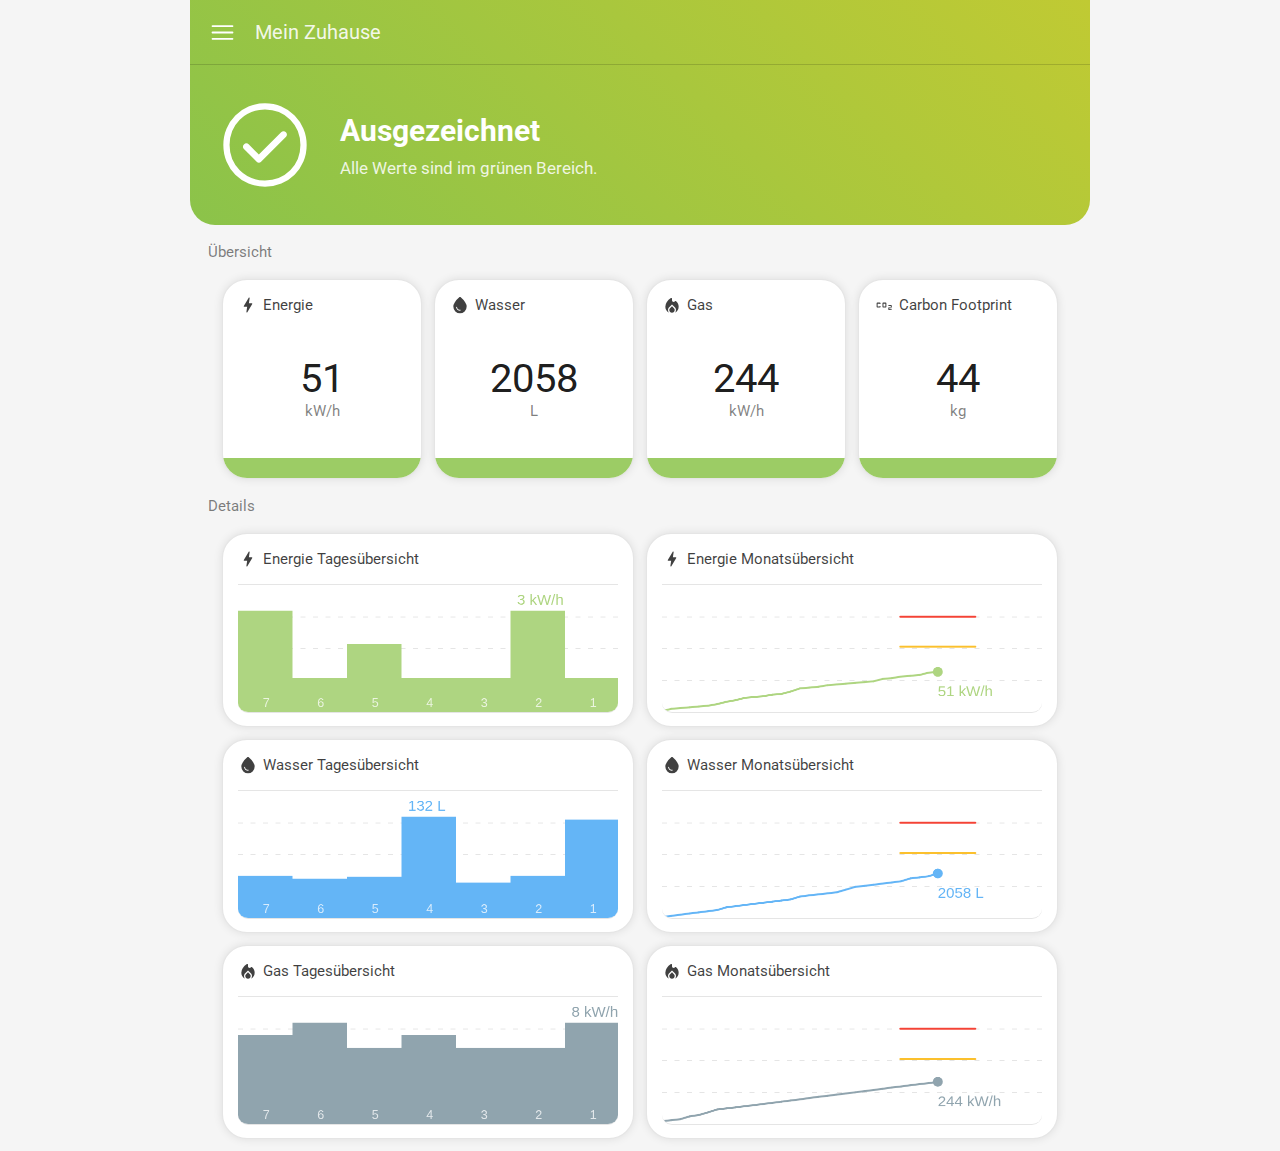
<file: gui/index.html>
<!DOCTYPE html>

<html lang="de" dir="ltr">

<head>

  <meta charset="utf-8">
  <meta name="viewport" content="width=device-width, initial-scale=1">
  <meta name="mobile-web-app-capable" content="yes">

  <link rel="stylesheet" href="style.css">
  <link href="https://fonts.googleapis.com/css2?family=Roboto:wght@400;700&display=swap" rel="stylesheet">

  <script type="text/javascript" src="js/userData.js"></script>
  <script type="text/javascript" src="js/gui.js"></script>
  <script type="text/javascript" src="js/plotter.js"></script>
  <script type="text/javascript" src="js/randomizer.js"></script>
  <script type="text/javascript" src="js/websocket.js"></script>
  <script type="text/javascript" src="main.js"></script>

  <title>LF10 FIAE</title>

</head>

<body>

  <div id="settings_wrapper" style="display: none;">

    <div id="settings_blocker"></div>

    <div id="settings">

      <div id="settings_header">

        <div id="settings_close" onclick="settingsOFF();"></div>
        <div id="settings_text">Einstellungen</div>

      </div>

      <div class="setting_slider">

        <div class="setting_slider_title">Personen im Haushalt</div>
        <div class="setting_slider_range">
          <input type="range" min="1" max="10" value="1" id="people_slider" oninput="changePeople();" onchange="submitPeople();">
        </div>
        <div class="setting_slider_value" id="people_value">1</div>

      </div>

      <div id="settings_box">

        <div class="setting_checkbox" onclick="selectBox(this);" id="warnungen">

          <div class="setting_checkbox_box">
            <input type="checkbox" checked="checked">
          </div>

          <div class="setting_checkbox_text" >Warnungen</div>

        </div>
        <div class="setting_checkbox" onclick="selectBox(this);" id="probleme">

          <div class="setting_checkbox_box">
            <input type="checkbox" checked="checked">
          </div>

          <div class="setting_checkbox_text">Probleme</div>

        </div>

      </div>

      <div id="settings_values">

        <div class="settings_value" id="settings_value_power">

          <div class="settings_value_header">
            <div class="settings_value_icon tile_header_icon_power"></div>
            <div class="settings_value_text">Energie</div>
          </div>

          <div class="settings_value_lines">

            <div class="settings_value_line">
              <div class="settings_value_opt">Warnung:</div>
              <div class="settings_value_value">0</div>
            </div>

            <div class="settings_value_line">
              <div class="settings_value_opt">Problem:</div>
              <div class="settings_value_value">0</div>
            </div>

          </div>

        </div>

        <div class="settings_value" id="settings_value_water">

          <div class="settings_value_header">
            <div class="settings_value_icon tile_header_icon_water"></div>
            <div class="settings_value_text">Wasser</div>
          </div>

          <div class="settings_value_lines">

            <div class="settings_value_line">
              <div class="settings_value_opt">Warnung:</div>
              <div class="settings_value_value">0</div>
            </div>

            <div class="settings_value_line">
              <div class="settings_value_opt">Problem:</div>
              <div class="settings_value_value">0</div>
            </div>

          </div>

        </div>

        <div class="settings_value" id="settings_value_gas">

          <div class="settings_value_header">
            <div class="settings_value_icon tile_header_icon_gas"></div>
            <div class="settings_value_text">Gas</div>
          </div>

          <div class="settings_value_lines">

            <div class="settings_value_line">
              <div class="settings_value_opt">Warnung:</div>
              <div class="settings_value_value">0</div>
            </div>

            <div class="settings_value_line">
              <div class="settings_value_opt">Problem:</div>
              <div class="settings_value_value">0</div>
            </div>

          </div>

        </div>

      </div>

    </div>

  </div>

  <div id="main_wrapper">

    <div id="header">

      <div id="header_bar">

        <div id="header_bar_icon" onclick="settingsON();"></div>
        <div id="header_bar_text">Mein Zuhause</div>

      </div>

      <div id="header_info">

        <div id="header_info_icon"></div>

        <div id="header_info_wrapper">

          <div id="header_info_status">Verbinden...</div>
          <div id="header_info_text"></div>

        </div>

      </div>

    </div>

    <div id="body">

      <div class="body_title">Übersicht</div>

      <div class="tile tile_small" id="energie">

        <div class="tile_header">
          <div class="tile_header_icon tile_header_icon_power"></div>
          <div class="tile_header_text">Energie</div>
        </div>

        <div class="tile_content">
          <div class="tile_wrapper">
            <div class="tile_value">0</div>
            <div class="tile_unit">kW/h</div>
          </div>
        </div>

        <div class="tile_footer tile_footer_good"></div>

      </div>

      <div class="tile tile_small" id="wasser">

        <div class="tile_header">
          <div class="tile_header_icon tile_header_icon_water"></div>
          <div class="tile_header_text">Wasser</div>
        </div>

        <div class="tile_content">
          <div class="tile_wrapper">
            <div class="tile_value">0</div>
            <div class="tile_unit">L</div>
          </div>
        </div>

        <div class="tile_footer tile_footer_good"></div>

      </div>

      <div class="tile tile_small" id="gas">

        <div class="tile_header">
          <div class="tile_header_icon tile_header_icon_gas"></div>
          <div class="tile_header_text">Gas</div>
        </div>

        <div class="tile_content">
          <div class="tile_wrapper">
            <div class="tile_value">0</div>
            <div class="tile_unit">kW/h</div>
          </div>
        </div>

        <div class="tile_footer tile_footer_good"></div>

      </div>

      <div class="tile tile_small" id="co2">

        <div class="tile_header">
          <div class="tile_header_icon tile_header_icon_carbon"></div>
          <div class="tile_header_text">Carbon Footprint</div>
        </div>

        <div class="tile_content">
          <div class="tile_wrapper">
            <div class="tile_value">0</div>
            <div class="tile_unit">kg</div>
          </div>
        </div>

        <div class="tile_footer tile_footer_good"></div>

      </div>

      <div class="body_title">Details</div>

      <div class="tile tile_large">

        <div class="tile_header">
          <div class="tile_header_icon tile_header_icon_power"></div>
          <div class="tile_header_text">Energie Tagesübersicht</div>
        </div>

        <div class="tile_canvas_wrapper">
          <canvas class="tile_canvas" id="canvas_day_power"></canvas>
        </div>

      </div>

      <div class="tile tile_large">

        <div class="tile_header">
          <div class="tile_header_icon tile_header_icon_power"></div>
          <div class="tile_header_text">Energie Monatsübersicht</div>
        </div>

        <div class="tile_canvas_wrapper">
          <canvas class="tile_canvas" id="canvas_month_power"></canvas>
        </div>

      </div>

      <div class="tile tile_large">

        <div class="tile_header">
          <div class="tile_header_icon tile_header_icon_water"></div>
          <div class="tile_header_text">Wasser Tagesübersicht</div>
        </div>

        <div class="tile_canvas_wrapper">
          <canvas class="tile_canvas" id="canvas_day_water"></canvas>
        </div>

      </div>

      <div class="tile tile_large">

        <div class="tile_header">
          <div class="tile_header_icon tile_header_icon_water"></div>
          <div class="tile_header_text">Wasser Monatsübersicht</div>
        </div>

        <div class="tile_canvas_wrapper">
          <canvas class="tile_canvas" id="canvas_month_water"></canvas>
        </div>

      </div>

      <div class="tile tile_large">

        <div class="tile_header">
          <div class="tile_header_icon tile_header_icon_gas"></div>
          <div class="tile_header_text">Gas Tagesübersicht</div>
        </div>

        <div class="tile_canvas_wrapper">
          <canvas class="tile_canvas" id="canvas_day_gas"></canvas>
        </div>

      </div>

      <div class="tile tile_large">

        <div class="tile_header">
          <div class="tile_header_icon tile_header_icon_gas"></div>
          <div class="tile_header_text">Gas Monatsübersicht</div>
        </div>

        <div class="tile_canvas_wrapper">
          <canvas class="tile_canvas" id="canvas_month_gas"></canvas>
        </div>

      </div>

    </div>

  </div>

</body>

</html>
</file>
<file: gui/style.css>
body{

  margin: 0;
  padding: 0;

  font-family: "Roboto", sans-serif;
  font-size: 0;
  font-weight: 400;
  color: rgba(0,0,0,0.9);

  background-color: #F5F5F5;

  user-select: none;

}

div{

  display: inline-block;
  box-sizing: border-box;
  vertical-align: top;

}

#main_wrapper{

  position: absolute;

  width: 100%;
  max-width: 900px;

  left: 50%;
  transform: translateX(-50%);

  z-index: 1;

}

/*----------------------------------------------------------------------------------------------------------*/

@keyframes menu_slide_in_ani {
  0%  { transform: translateX(-110%); }
  100%{ transform: translateX(0%);    }
}

@keyframes menu_slide_out_ani {
  0%  { transform: translateX(0%);    }
  100%{ transform: translateX(-110%); }
}

@keyframes setting_in_ani {
  0%  { opacity: 0; }
  100%{ opacity: 1; }
}

@keyframes setting_out_ani {
  0%  { opacity: 1; }
  100%{ opacity: 0; }
}

.setting_in { animation: setting_in_ani     0.3s forwards; }
.setting_out{ animation: setting_out_ani    0.3s forwards; }
.menu_in    { animation: menu_slide_in_ani  0.3s forwards; }
.menu_out   { animation: menu_slide_out_ani 0.3s forwards; }


#settings_wrapper{

  position: fixed;

  width: 100%;
  height: 100%;

  z-index: 500;

}

#settings_blocker{

  position: absolute;

  width: 100%;
  height: 100%;

  background-color: rgba(0,0,0,0.75);
  backdrop-filter: blur(10px);

  z-index: 510;

}

#settings{

  position: relative;

  width: 85%;
  max-width: 500px;
  height: 100%;

  box-shadow: 0px 0px 10px 0px rgba(0,0,0,0.75);
  background-color: #F5F5F5;

  z-index: 520;

}

#settings_header{

  width: 100%;
  height: 65px;

  border-bottom: 1px solid rgba(0,0,0,0.15);
  background-color: #FFFFFF;

}

#settings_close{

  width: 65px;
  height: 65px;

  background-image: url("img/close.svg");
  background-position: center;
  background-repeat: no-repeat;
  background-size: 45%;

  cursor: pointer;

}

#settings_text{

  width: calc(100% - 65px);
  height: 65px;

  line-height: 65px;
  font-size: 20px;

}

.setting_slider{

  width: 100%;

  padding: 15px;
  padding-left: 30px;
  padding-right: 30px;

  background-color: #FFFFFF;
  border-bottom: 1px solid rgba(0,0,0,0.15);

}

.setting_slider_title{

  width: 100%;
  font-size: 15px;
  color: rgba(0,0,0,0.75);

}

.setting_slider_range{

  width: 100%;

  padding-top: 15px;
  padding-bottom: 15px;

}

.setting_slider_value{

  width: 100%;
  font-size: 15px;

}


#people_slider{

  -webkit-appearance: none;
  appearance: none;
  outline: none;

  width: 100%;
  height: 5px;

  border-radius: 5px;

  background: rgba(0,0,0,0.15);

  cursor: pointer;

}

#people_slider::-webkit-slider-thumb {

  -webkit-appearance: none;
  appearance: none;

  width: 20px;
  height: 20px;

  border-radius: 20px;

  background: #9CCC65;


}

#settings_box{

  width: 100%;
  border-bottom: 1px solid rgba(0,0,0,0.15);

}

.setting_checkbox{

  width: 100%;
  background-color: #FFFFFF;

  padding: 15px;
  padding-left: 30px;
  padding-right: 30px;

  cursor: pointer;

}

.setting_checkbox_box{

  position: relative;

  width: 20px;
  height: 40px;

}

[type="checkbox"] {

  -webkit-appearance: none;
  appearance: none;

  pointer-events: none;

  width: 20px;
  height: 20px;

  margin: 0;
  margin-top: 10px;

  border: 1px solid rgba(0,0,0,0.5);
  border-radius: 3px;

  background-position: center;
  background-repeat: no-repeat;
  background-size: 100%;

  transition: 0.2s;

}

[type="checkbox"]:checked {

  background-color: #9CCC65;
  border: 0px;

  background-image: url("img/check.svg");

}

.setting_checkbox_text{

  width: calc(100% - 20px);
  height: 40px;

  line-height: 40px;
  font-size: 15px;

  padding-left: 30px;

}


#settings_values{

  width: 100%;

  padding: 15px;
  padding-left: 30px;
  padding-right: 30px;

}

.settings_value{

  width: 100%;

  padding-top: 15px;
  padding-bottom: 15px;

}

.settings_value_header{

  width: 100%;
  height: 20px;
  margin-bottom: 5px;

}

.settings_value_icon{

  width: 20px;
  height: 20px;

  background-position: center;
  background-repeat: no-repeat;
  background-size: 100%;

}

.settings_value_text{

  width: calc(100% - 20px);
  height: 20px;

  padding-left: 5px;

  font-size: 15px;
  line-height: 20px;

}

.settings_value_lines{

  width: calc(100% - 25px);
  margin-left: 25px;

}

.settings_value_line{

  width: 100%;
  height: 20px;

}

.settings_value_opt{

  width: 75px;
  height: 20px;

  font-size: 13px;
  color: rgba(0,0,0,0.5);
  line-height: 20px;

}

.settings_value_value{

  width: calc(100% - 75px);
  height: 20px;

  font-size: 15px;
  line-height: 20px;

}

/*----------------------------------------------------------------------------------------------------------*/

#header{

  width: 100%;
  height: 225px;

  border-bottom-left-radius: 25px;
  border-bottom-right-radius: 25px;

  background-color: #9E9E9E;

}

.header_good{ background: linear-gradient(45deg, rgba(139,195,74,1) 0%, rgba(192,202,51,1) 100%); }
.header_warn{ background: linear-gradient(45deg, rgba(255,179,0,1) 0%, rgba(253,216,53,1) 100%);  }
.header_bad { background: linear-gradient(45deg, rgba(211,47,47,1) 0%, rgba(239,83,80,1) 100%); }

#header_bar{

  width: 100%;
  height: 65px;

  border-bottom: 1px solid rgba(0,0,0,0.15);

}

#header_bar_icon{

  width: 65px;
  height: 65px;

  background-image: url("img/hamburger.svg");
  background-position: center;
  background-repeat: no-repeat;
  background-size: 45%;

}

#header_bar_text{

  width: calc(100% - 65px);
  height: 65px;

  font-size: 20px;
  color: rgba(255,255,255,0.9);
  line-height: 65px;

}

#header_info{

  position: relative;
  width: 100%;
  height: calc(100% - 65px);

}

#header_info_icon{

  width: 100px;
  height: 100%;

  margin-left: 25px;

  background-position: center;
  background-repeat: no-repeat;
  background-size: 100%;

}

.header_info_icon_good{ background-image: url("img/gut.svg");     }
.header_info_icon_warn{ background-image: url("img/info.svg");    }
.header_info_icon_bad { background-image: url("img/warnung.svg"); }

#header_info_wrapper{

  position: absolute;
  width: calc(100% - 125px);

  padding-left: 25px;
  padding-right: 25px;

  top: 50%;
  transform: translateY(-50%);

}

#header_info_status{

  width: 100%;

  margin-bottom: 10px;

  font-size: 30px;
  color: rgba(255,255,255,1);
  font-weight: 700;

}

#header_info_text{

  width: 100%;
  font-size: 17px;
  color: rgba(255,255,255,0.85);

}

/*----------------------------------------------------------------------------------------------------------*/

#body{

  width: 100%;
  padding: 6px;

  text-align: center;

}

.body_title{

  width: 100%;
  padding: 12px;

  text-align: left;
  font-size: 15px;
  color: rgba(0,0,0,0.5);

}

.tile{

  margin: 6px;
  overflow: hidden;

  border: 1px solid rgba(0,0,0,0.1);
  border-radius: 25px;

  box-shadow: 0px 0px 10px 0px rgba(0,0,0,0.1);
  background-color: #FFFFFF;

  text-align: left;

}

.tile_small{

  width: calc(50% - 12px);
  max-width: 200px;
  max-height: 200px;

}

.tile_large{

  width: calc(100% - 12px);
  max-width: 412px;
  max-height: 200px;

}

.tile_header{

  width: 100%;

  padding: 15px;
  padding-bottom: 0;

}

.tile_header_icon{

  width: 20px;
  height: 20px;

  margin-right: 5px;

  background-position: center;
  background-repeat: no-repeat;
  background-size: 100%;

  background-image: url("img/info.svg");

  opacity: 0.75;

}

.tile_header_icon_power{ background-image: url("img/strom.svg"); }
.tile_header_icon_water{ background-image: url("img/wasser.svg"); }
.tile_header_icon_gas  { background-image: url("img/gas.svg"); }
.tile_header_icon_carbon{ background-image: url("img/carbon.svg"); }

.tile_header_text{

  width: calc(100% - 25px);

  font-size: 15px;
  line-height: 20px;
  color: rgba(0,0,0,0.75);

}

.tile_content{

  position: relative;
  width: 100%;
  height: calc(100% - 55px);

}

.tile_wrapper{

  position: relative;

  width: 100%;

  top: 50%;
  transform: translateY(-50%);

  text-align: center;

}

.tile_value{

  width: 100%;
  font-size: 40px;

}

.tile_unit{

  width: 100%;
  font-size: 15px;
  color: rgba(0,0,0,0.5);

}

.tile_footer{

  width: 100%;
  height: 20px;

  background-color: #9E9E9E;

}

.tile_footer_good{ background-color: #9CCC65; }
.tile_footer_warn{ background-color: #FBC02D; }
.tile_footer_bad { background-color: #F44336; }








.tile_canvas_wrapper{

  position: relative;

  width: 100%;
  height: calc(100% - 35px);

  padding: 15px;

}

.tile_canvas{

  width: 100%;
  height: 100%;

  border-top: 1px solid rgba(0,0,0,0.1);
  border-bottom: 1px solid rgba(0,0,0,0.1);

  border-bottom-left-radius: 10px;
  border-bottom-right-radius: 10px;

  overflow: hidden;

}
</file>
